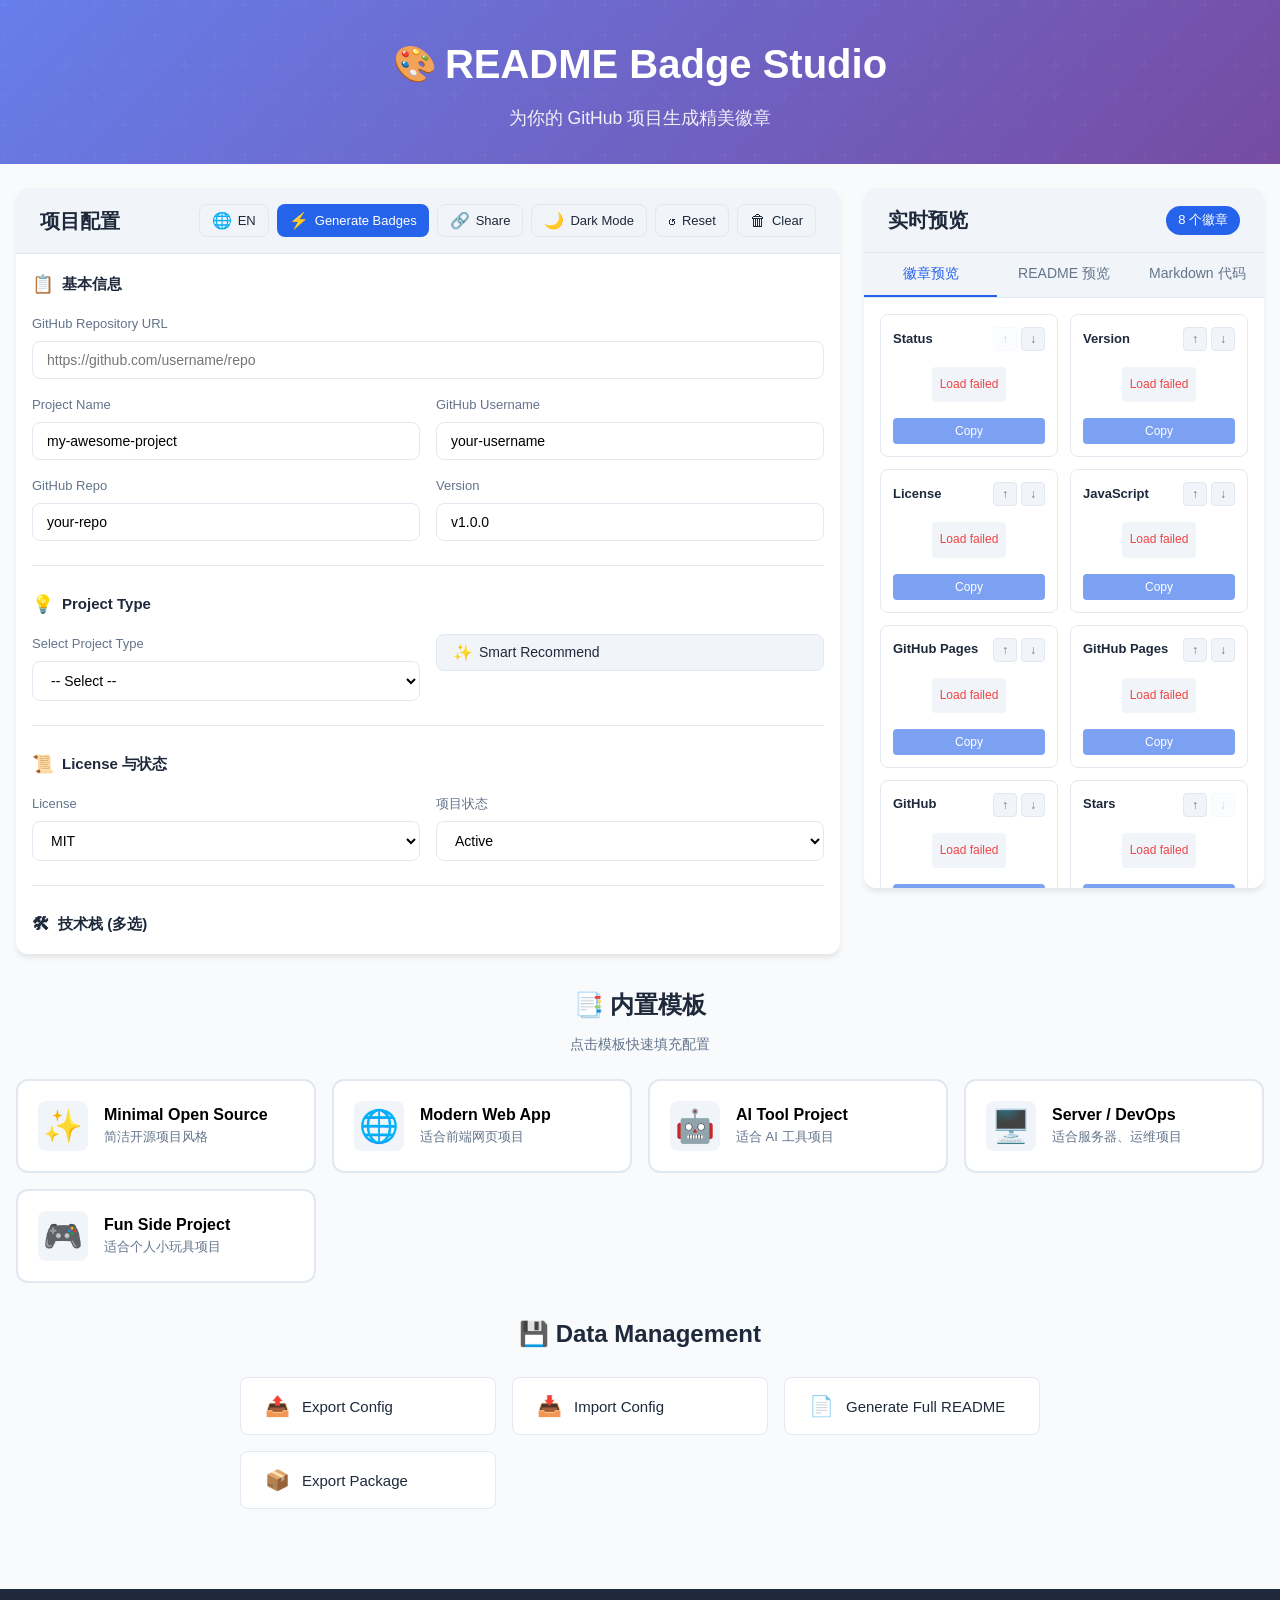
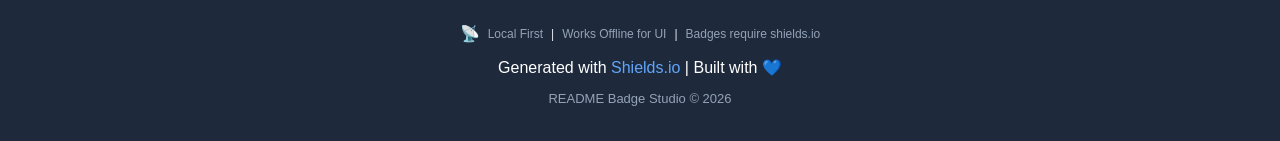
<file: index.html>
<!DOCTYPE html>
<html lang="zh-CN">
<head>
    <meta charset="UTF-8">
    <meta name="viewport" content="width=device-width, initial-scale=1.0">
    <title>README Badge Studio - GitHub 徽章生成器</title>
    <meta name="description" content="为你的 GitHub 项目生成精美的 shields.io 徽章">
    <meta name="theme-color" content="#667eea">
    <link rel="manifest" href="manifest.webmanifest">
    <link rel="stylesheet" href="styles.css">
    <link rel="icon" href="data:image/svg+xml,<svg xmlns='http://www.w3.org/2000/svg' viewBox='0 0 100 100'><text y='.9em' font-size='90'>🎨</text></svg>">
</head>
<body>
    <header class="header">
        <div class="header-content">
            <h1 class="logo">
                <span class="logo-icon">🎨</span>
                README Badge Studio
            </h1>
            <p class="tagline">为你的 GitHub 项目生成精美徽章</p>
        </div>
    </header>

    <main class="main-container">
        <section class="config-panel">
            <div class="panel-header">
                <h2>项目配置</h2>
                <div class="panel-actions">
                    <button class="btn btn-secondary btn-sm" id="langToggleBtn" title="切换语言">
                        <span class="btn-icon">🌐</span> <span id="langLabel">EN</span>
                    </button>
                    <button class="btn btn-primary btn-sm" id="generateBadgeBtn" title="生成徽章">
                        <span class="btn-icon">⚡</span> <span data-i18n="generate">生成徽章</span>
                    </button>
                    <button class="btn btn-secondary btn-sm" id="shareBtn" title="生成分享链接">
                        <span class="btn-icon">🔗</span> <span data-i18n="share">分享</span>
                    </button>
                    <button class="btn btn-secondary btn-sm" id="darkModeBtn" title="切换深色模式">
                        <span class="btn-icon">🌙</span> <span data-i18n="darkMode">深色模式</span>
                    </button>
                    <button class="btn btn-secondary btn-sm" id="resetBtn" title="恢复默认">
                        <span class="btn-icon">↺</span> <span data-i18n="reset">重置</span>
                    </button>
                    <button class="btn btn-secondary btn-sm" id="clearBtn" title="清空配置">
                        <span class="btn-icon">🗑</span> <span data-i18n="clear">清空</span>
                    </button>
                </div>
            </div>

            <div class="config-sections">
                <div class="config-section">
                    <h3 class="section-title">
                        <span class="section-icon">📋</span>
                        基本信息
                    </h3>
                    <div class="form-grid">
                        <div class="form-group full-width">
                            <label for="githubRepoUrl" data-i18n="githubRepoUrl">GitHub 仓库地址</label>
                            <input type="text" id="githubRepoUrl" placeholder="https://github.com/username/repo">
                        </div>
                        <div class="form-group">
                            <label for="projectName" data-i18n="projectName">项目名称</label>
                            <input type="text" id="projectName" placeholder="my-awesome-project">
                        </div>
                        <div class="form-group">
                            <label for="githubUsername" data-i18n="githubUsername">GitHub 用户名</label>
                            <input type="text" id="githubUsername" placeholder="username">
                        </div>
                        <div class="form-group">
                            <label for="githubRepo" data-i18n="githubRepo">GitHub 仓库名</label>
                            <input type="text" id="githubRepo" placeholder="repo-name">
                        </div>
                        <div class="form-group">
                            <label for="version" data-i18n="version">版本号</label>
                            <input type="text" id="version" placeholder="v1.0.0">
                        </div>
                    </div>
                </div>

                <div class="config-section">
                    <h3 class="section-title">
                        <span class="section-icon">💡</span>
                        <span data-i18n="projectType">项目类型</span>
                    </h3>
                    <div class="form-grid">
                        <div class="form-group">
                            <label for="projectType" data-i18n="selectProjectType">选择项目类型</label>
                            <select id="projectType">
                                <option value="" data-i18n="selectOption">-- 选择 --</option>
                                <option value="frontend" data-i18n="type.frontend">Frontend Website</option>
                                <option value="ai" data-i18n="type.ai">AI Tool</option>
                                <option value="cli" data-i18n="type.cli">CLI Tool</option>
                                <option value="server" data-i18n="type.server">Server Tool</option>
                                <option value="extension" data-i18n="type.extension">Browser Extension</option>
                                <option value="docs" data-i18n="type.docs">Documentation</option>
                                <option value="library" data-i18n="type.library">Library / Package</option>
                                <option value="fun" data-i18n="type.fun">Fun Project</option>
                            </select>
                        </div>
                        <div class="form-group">
                            <button class="btn btn-secondary" id="smartRecommendBtn">
                                <span class="btn-icon">✨</span> <span data-i18n="smartRecommend">智能推荐徽章</span>
                            </button>
                        </div>
                    </div>
                </div>

                <div class="config-section">
                    <h3 class="section-title">
                        <span class="section-icon">📜</span>
                        License 与状态
                    </h3>
                    <div class="form-grid">
                        <div class="form-group">
                            <label for="license">License</label>
                            <select id="license">
                                <option value="">选择 License</option>
                                <option value="MIT">MIT</option>
                                <option value="Apache-2.0">Apache-2.0</option>
                                <option value="GPL-3.0">GPL-3.0</option>
                                <option value="BSD-3-Clause">BSD-3-Clause</option>
                                <option value="MPL-2.0">MPL-2.0</option>
                                <option value="Custom">Custom</option>
                            </select>
                        </div>
                        <div class="form-group">
                            <label for="projectStatus">项目状态</label>
                            <select id="projectStatus">
                                <option value="">选择状态</option>
                                <option value="active">Active</option>
                                <option value="beta">Beta</option>
                                <option value="experimental">Experimental</option>
                                <option value="deprecated">Deprecated</option>
                                <option value="archived">Archived</option>
                            </select>
                        </div>
                    </div>
                </div>

                <div class="config-section">
                    <h3 class="section-title">
                        <span class="section-icon">🛠</span>
                        技术栈 (多选)
                    </h3>
                    <div class="batch-actions">
                        <button class="batch-btn" id="selectAllTech" title="全选技术栈">全选</button>
                        <button class="batch-btn" id="clearAllTech" title="清空技术栈">清空</button>
                    </div>
                    <div class="checkbox-grid" id="techStackContainer">
                        <label class="checkbox-item">
                            <input type="checkbox" name="techStack" value="HTML">
                            <span class="checkbox-label">HTML</span>
                        </label>
                        <label class="checkbox-item">
                            <input type="checkbox" name="techStack" value="CSS">
                            <span class="checkbox-label">CSS</span>
                        </label>
                        <label class="checkbox-item">
                            <input type="checkbox" name="techStack" value="JavaScript">
                            <span class="checkbox-label">JavaScript</span>
                        </label>
                        <label class="checkbox-item">
                            <input type="checkbox" name="techStack" value="TypeScript">
                            <span class="checkbox-label">TypeScript</span>
                        </label>
                        <label class="checkbox-item">
                            <input type="checkbox" name="techStack" value="React">
                            <span class="checkbox-label">React</span>
                        </label>
                        <label class="checkbox-item">
                            <input type="checkbox" name="techStack" value="Vue">
                            <span class="checkbox-label">Vue</span>
                        </label>
                        <label class="checkbox-item">
                            <input type="checkbox" name="techStack" value="Node.js">
                            <span class="checkbox-label">Node.js</span>
                        </label>
                        <label class="checkbox-item">
                            <input type="checkbox" name="techStack" value="Python">
                            <span class="checkbox-label">Python</span>
                        </label>
                        <label class="checkbox-item">
                            <input type="checkbox" name="techStack" value="Go">
                            <span class="checkbox-label">Go</span>
                        </label>
                        <label class="checkbox-item">
                            <input type="checkbox" name="techStack" value="Rust">
                            <span class="checkbox-label">Rust</span>
                        </label>
                        <label class="checkbox-item">
                            <input type="checkbox" name="techStack" value="Docker">
                            <span class="checkbox-label">Docker</span>
                        </label>
                        <label class="checkbox-item">
                            <input type="checkbox" name="techStack" value="Cloudflare">
                            <span class="checkbox-label">Cloudflare</span>
                        </label>
                        <label class="checkbox-item">
                            <input type="checkbox" name="techStack" value="GitHub Pages">
                            <span class="checkbox-label">GitHub Pages</span>
                        </label>
                    </div>
                </div>

                <div class="config-section">
                    <h3 class="section-title">
                        <span class="section-icon">🚀</span>
                        部署平台 (多选)
                    </h3>
                    <div class="batch-actions">
                        <button class="batch-btn" id="selectAllDeploy" title="全选部署平台">全选</button>
                        <button class="batch-btn" id="clearAllDeploy" title="清空部署平台">清空</button>
                    </div>
                    <div class="checkbox-grid" id="deployPlatformContainer">
                        <label class="checkbox-item">
                            <input type="checkbox" name="deployPlatform" value="GitHub Pages">
                            <span class="checkbox-label">GitHub Pages</span>
                        </label>
                        <label class="checkbox-item">
                            <input type="checkbox" name="deployPlatform" value="Cloudflare Pages">
                            <span class="checkbox-label">Cloudflare Pages</span>
                        </label>
                        <label class="checkbox-item">
                            <input type="checkbox" name="deployPlatform" value="Vercel">
                            <span class="checkbox-label">Vercel</span>
                        </label>
                        <label class="checkbox-item">
                            <input type="checkbox" name="deployPlatform" value="Netlify">
                            <span class="checkbox-label">Netlify</span>
                        </label>
                        <label class="checkbox-item">
                            <input type="checkbox" name="deployPlatform" value="Docker">
                            <span class="checkbox-label">Docker</span>
                        </label>
                        <label class="checkbox-item">
                            <input type="checkbox" name="deployPlatform" value="Self Hosted">
                            <span class="checkbox-label">Self Hosted</span>
                        </label>
                    </div>
                </div>

                <div class="config-section">
                    <h3 class="section-title">
                        <span class="section-icon">🔗</span>
                        社交链接 (多选)
                    </h3>
                    <div class="batch-actions">
                        <button class="batch-btn" id="selectAllSocial" title="全选社交链接">全选</button>
                        <button class="batch-btn" id="clearAllSocial" title="清空社交链接">清空</button>
                        <button class="batch-btn batch-btn-highlight" id="recommendedBtn" title="推荐组合">推荐组合</button>
                    </div>
                    <div class="checkbox-grid" id="socialLinksContainer">
                        <label class="checkbox-item">
                            <input type="checkbox" name="socialLinks" value="GitHub Repo">
                            <span class="checkbox-label">GitHub 仓库</span>
                        </label>
                        <label class="checkbox-item">
                            <input type="checkbox" name="socialLinks" value="GitHub Stars">
                            <span class="checkbox-label">GitHub Stars</span>
                        </label>
                        <label class="checkbox-item">
                            <input type="checkbox" name="socialLinks" value="GitHub Forks">
                            <span class="checkbox-label">GitHub Forks</span>
                        </label>
                        <label class="checkbox-item">
                            <input type="checkbox" name="socialLinks" value="Website">
                            <span class="checkbox-label">Website</span>
                        </label>
                        <label class="checkbox-item">
                            <input type="checkbox" name="socialLinks" value="Documentation">
                            <span class="checkbox-label">Documentation</span>
                        </label>
                        <label class="checkbox-item">
                            <input type="checkbox" name="socialLinks" value="Issues">
                            <span class="checkbox-label">Issues</span>
                        </label>
                        <label class="checkbox-item">
                            <input type="checkbox" name="socialLinks" value="Pull Requests">
                            <span class="checkbox-label">Pull Requests</span>
                        </label>
                    </div>
                </div>

                <div class="config-section">
                    <h3 class="section-title">
                        <span class="section-icon">✨</span>
                        自定义徽章
                    </h3>
                    <div class="custom-badges-header">
                        <button class="btn btn-secondary btn-sm" id="addCustomBadgeBtn">
                            <span class="btn-icon">➕</span> 添加自定义徽章
                        </button>
                    </div>
                    <div class="custom-badges-list" id="customBadgesList"></div>
                </div>

                <div class="config-section">
                    <h3 class="section-title">
                        <span class="section-icon">🎨</span>
                        徽章样式
                    </h3>
                    <div class="form-grid">
                        <div class="form-group">
                            <label for="badgeStyle">徽章风格</label>
                            <select id="badgeStyle">
                                <option value="flat">Flat</option>
                                <option value="flat-square">Flat Square</option>
                                <option value="plastic">Plastic</option>
                                <option value="for-the-badge">For The Badge</option>
                                <option value="social">Social</option>
                            </select>
                        </div>
                        <div class="form-group">
                            <label for="logoEnabled">
                                <input type="checkbox" id="logoEnabled" checked>
                                显示 Logo 图标
                            </label>
                        </div>
                    </div>
                </div>

                <div class="config-section">
                    <h3 class="section-title">
                        <span class="section-icon">🌈</span>
                        颜色方案
                    </h3>
                    <div class="color-schemes">
                        <label class="color-scheme-item">
                            <input type="radio" name="colorScheme" value="auto" checked>
                            <span class="color-scheme-preview" style="background: linear-gradient(90deg, #4c1, #007ec6, #9cf);"></span>
                            <span class="color-scheme-label">Auto</span>
                        </label>
                        <label class="color-scheme-item">
                            <input type="radio" name="colorScheme" value="github-dark">
                            <span class="color-scheme-preview" style="background: #238636;"></span>
                            <span class="color-scheme-label">GitHub Dark</span>
                        </label>
                        <label class="color-scheme-item">
                            <input type="radio" name="colorScheme" value="pastel">
                            <span class="color-scheme-preview" style="background: #a8d8ff;"></span>
                            <span class="color-scheme-label">Soft Pastel</span>
                        </label>
                        <label class="color-scheme-item">
                            <input type="radio" name="colorScheme" value="cyber">
                            <span class="color-scheme-preview" style="background: #00ff9d;"></span>
                            <span class="color-scheme-label">Cyber</span>
                        </label>
                        <label class="color-scheme-item">
                            <input type="radio" name="colorScheme" value="minimal">
                            <span class="color-scheme-preview" style="background: #6c757d;"></span>
                            <span class="color-scheme-label">Minimal</span>
                        </label>
                        <label class="color-scheme-item">
                            <input type="radio" name="colorScheme" value="warm">
                            <span class="color-scheme-preview" style="background: #ff6b35;"></span>
                            <span class="color-scheme-label">Warm</span>
                        </label>
                    </div>
                </div>

                <div class="config-section">
                    <h3 class="section-title">
                        <span class="section-icon">📝</span>
                        <span data-i18n="outputFormat">输出格式</span>
                    </h3>
                    <div class="output-format-options">
                        <label class="radio-item">
                            <input type="radio" name="outputFormat" value="markdown" checked>
                            <span class="radio-label" data-i18n="outputMarkdown">Markdown 图片</span>
                        </label>
                        <label class="radio-item">
                            <input type="radio" name="outputFormat" value="markdown-link">
                            <span class="radio-label" data-i18n="outputMarkdownLink">Markdown 图片带链接</span>
                        </label>
                        <label class="radio-item">
                            <input type="radio" name="outputFormat" value="html">
                            <span class="radio-label" data-i18n="outputHtml">HTML img 标签</span>
                        </label>
                    </div>
                </div>

                <div class="config-section">
                    <h3 class="section-title">
                        <span class="section-icon">📄</span>
                        <span data-i18n="fullReadme">完整 README 设置</span>
                    </h3>
                    <div class="full-readme-fields">
                        <div class="form-group">
                            <label for="projectDescription" data-i18n="projectDescription">项目简介</label>
                            <textarea id="projectDescription" rows="2" placeholder="一句话介绍你的项目"></textarea>
                        </div>
                        <div class="form-group">
                            <label for="featuresList" data-i18n="featuresList">功能列表 (每行一个)</label>
                            <textarea id="featuresList" rows="3" placeholder="功能1&#10;功能2&#10;功能3"></textarea>
                        </div>
                        <div class="form-grid">
                            <div class="form-group">
                                <label for="installCommand" data-i18n="installCommand">安装命令</label>
                                <input type="text" id="installCommand" placeholder="npm install xxx">
                            </div>
                            <div class="form-group">
                                <label for="usageCommand" data-i18n="usageCommand">使用命令</label>
                                <input type="text" id="usageCommand" placeholder="npm run dev">
                            </div>
                        </div>
                        <div class="form-grid">
                            <div class="form-group">
                                <label for="demoUrl" data-i18n="demoUrl">在线演示地址</label>
                                <input type="text" id="demoUrl" placeholder="https://example.com">
                            </div>
                            <div class="form-group">
                                <label for="screenshotUrl" data-i18n="screenshotUrl">截图地址</label>
                                <input type="text" id="screenshotUrl" placeholder="https://example.com/screenshot.png">
                            </div>
                        </div>
                        <div class="form-grid">
                            <div class="form-group">
                                <label data-i18n="showContributing">
                                    <input type="checkbox" id="showContributing" checked> 显示贡献说明
                                </label>
                            </div>
                            <div class="form-group">
                                <label data-i18n="showAcknowledgments">
                                    <input type="checkbox" id="showAcknowledgments"> 显示致谢
                                </label>
                            </div>
                        </div>
                    </div>
                </div>

                <div class="config-section">
                    <h3 class="section-title">
                        <span class="section-icon">📸</span>
                        <span data-i18n="snapshots">配置快照</span>
                    </h3>
                    <div class="snapshots-header">
                        <button class="btn btn-secondary btn-sm" id="saveSnapshotBtn">
                            <span class="btn-icon">💾</span> <span data-i18n="saveSnapshot">保存快照</span>
                        </button>
                    </div>
                    <div class="snapshots-list" id="snapshotsList"></div>
                </div>

                <div class="config-section">
                    <h3 class="section-title">
                        <span class="section-icon">🔍</span>
                        <span data-i18n="healthCheck">配置健康检查</span>
                    </h3>
                    <div class="health-check" id="healthCheck"></div>
                </div>

                <div class="config-section">
                    <h3 class="section-title">
                        <span class="section-icon">🚀</span>
                        <span data-i18n="publishChecklist">发布前检查</span>
                    </h3>
                    <div class="publish-checklist" id="publishChecklist"></div>
                </div>

                <div class="config-section pwa-info">
                    <h3 class="section-title">
                        <span class="section-icon">📱</span>
                        <span data-i18n="pwaStatus">PWA 状态</span>
                    </h3>
                    <div class="pwa-status">
                        <span class="pwa-indicator" id="pwaStatus">Checking...</span>
                    </div>
                </div>
            </div>
        </section>

        <aside class="preview-panel">
            <div class="preview-header">
                <h2>实时预览</h2>
                <div class="badge-stats">
                    <span id="badgeCount">0</span> 个徽章
                </div>
            </div>

            <div class="preview-tabs">
                <button class="tab-btn active" data-tab="badges">徽章预览</button>
                <button class="tab-btn" data-tab="readme">README 预览</button>
                <button class="tab-btn" data-tab="code">Markdown 代码</button>
            </div>

            <div class="preview-content">
                <div class="tab-content active" id="badges-tab">
                    <div class="badges-preview" id="badgesPreview">
                        <div class="preview-placeholder">请选择技术栈、部署平台或填写项目信息后生成徽章</div>
                    </div>
                </div>

                <div class="tab-content" id="readme-tab">
                    <div class="readme-preview" id="readmePreview">
                        <div class="preview-placeholder">请先配置并生成徽章</div>
                    </div>
                </div>

                <div class="tab-content" id="code-tab">
                    <div class="code-preview">
                        <div class="markdown-tabs">
                            <button class="md-tab-btn active" data-md-tab="badges">Badges</button>
                            <button class="md-tab-btn" data-md-tab="header">Full Header</button>
                            <button class="md-tab-btn" data-md-tab="urls">Raw URLs</button>
                            <button class="md-tab-btn" data-md-tab="html">HTML</button>
                        </div>
                        <div class="code-actions">
                            <button class="btn btn-primary btn-sm" id="copyMdBtn">
                                <span class="btn-icon">📋</span> 复制
                            </button>
                            <button class="btn btn-secondary btn-sm" id="downloadReadmeBtn">
                                <span class="btn-icon">⬇️</span> 下载
                            </button>
                        </div>
                        <pre class="code-block" id="markdownOutput"><code>请先配置并生成徽章</code></pre>
                    </div>
                </div>
            </div>
        </aside>
    </main>

    <section class="templates-section">
        <div class="templates-header">
            <h2>📑 内置模板</h2>
            <p class="templates-desc">点击模板快速填充配置</p>
        </div>
        <div class="templates-grid">
            <button class="template-card" data-template="minimal">
                <div class="template-icon">✨</div>
                <div class="template-info">
                    <h3>Minimal Open Source</h3>
                    <p>简洁开源项目风格</p>
                </div>
            </button>
            <button class="template-card" data-template="modern-web">
                <div class="template-icon">🌐</div>
                <div class="template-info">
                    <h3>Modern Web App</h3>
                    <p>适合前端网页项目</p>
                </div>
            </button>
            <button class="template-card" data-template="ai-tool">
                <div class="template-icon">🤖</div>
                <div class="template-info">
                    <h3>AI Tool Project</h3>
                    <p>适合 AI 工具项目</p>
                </div>
            </button>
            <button class="template-card" data-template="server">
                <div class="template-icon">🖥️</div>
                <div class="template-info">
                    <h3>Server / DevOps</h3>
                    <p>适合服务器、运维项目</p>
                </div>
            </button>
            <button class="template-card" data-template="fun">
                <div class="template-icon">🎮</div>
                <div class="template-info">
                    <h3>Fun Side Project</h3>
                    <p>适合个人小玩具项目</p>
                </div>
            </button>
        </div>
    </section>

    <section class="actions-section">
        <h2 data-i18n="dataManagement">💾 数据管理</h2>
        <div class="actions-grid">
            <button class="action-card" id="exportConfigBtn" title="导出当前配置为 JSON">
                <span class="action-icon">📤</span>
                <span class="action-text" data-i18n="exportConfig">导出配置</span>
            </button>
            <button class="action-card" id="importConfigBtn" title="从 JSON 文件导入配置">
                <span class="action-icon">📥</span>
                <span class="action-text" data-i18n="importConfig">导入配置</span>
            </button>
            <input type="file" id="importFileInput" accept=".json" style="display: none;">
            <button class="action-card" id="generateReadmeBtn" title="生成完整的 README 模板">
                <span class="action-icon">📄</span>
                <span class="action-text" data-i18n="generateFullReadme">生成完整 README</span>
            </button>
            <button class="action-card" id="exportPackageBtn" title="导出完整项目包">
                <span class="action-icon">📦</span>
                <span class="action-text" data-i18n="exportPackage">导出项目包</span>
            </button>
        </div>
    </section>

    <footer class="footer">
        <div class="footer-offline-status" id="offlineStatus">
            <span class="offline-badge">📡</span>
            <span data-i18n="localFirst">Local First</span>
            <span class="offline-divider">|</span>
            <span data-i18n="worksOffline">Works Offline for UI</span>
            <span class="offline-divider">|</span>
            <span data-i18n="badgesNeedOnline">Badges require shields.io</span>
        </div>
        <p>Generated with <a href="https://shields.io" target="_blank" rel="noopener">Shields.io</a> | Built with 💙</p>
        <p class="copyright">README Badge Studio &copy; 2026</p>
    </footer>

    <div class="toast" id="toast">
        <span class="toast-message" id="toastMessage"></span>
    </div>

    <script src="app.js"></script>
</body>
</html>
</file>
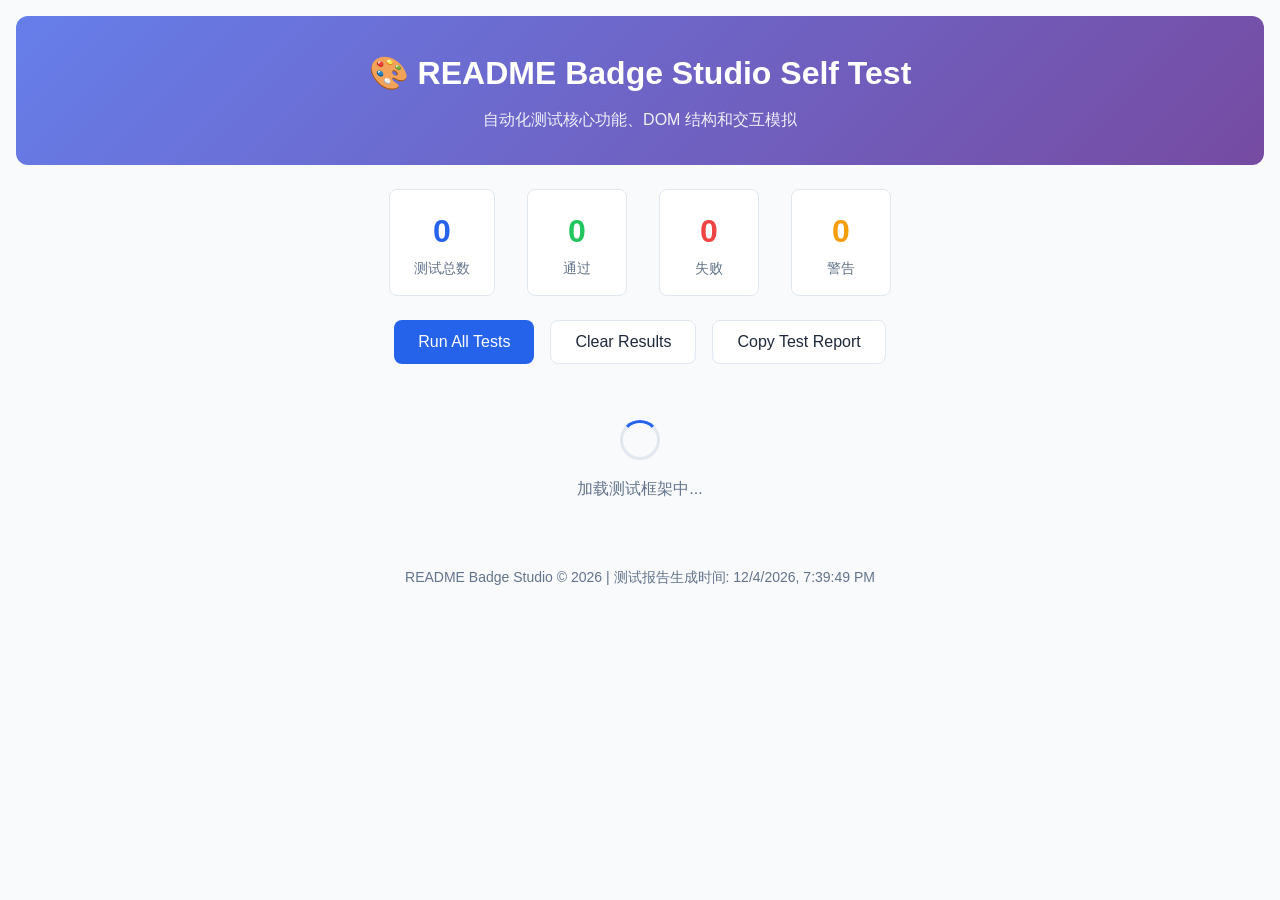
<file: self-test.html>
<!DOCTYPE html>
<html lang="zh-CN">
<head>
    <meta charset="UTF-8">
    <meta name="viewport" content="width=device-width, initial-scale=1.0">
    <title>README Badge Studio - Self Test</title>
    <style>
        :root {
            --primary-color: #2563eb;
            --success-color: #22c55e;
            --warning-color: #f59e0b;
            --danger-color: #ef4444;
            --bg-primary: #f8fafc;
            --bg-card: #ffffff;
            --text-primary: #1e293b;
            --text-secondary: #64748b;
            --border-color: #e2e8f0;
        }

        body.dark-mode {
            --bg-primary: #0f172a;
            --bg-card: #1e293b;
            --text-primary: #f1f5f9;
            --text-secondary: #94a3b8;
            --border-color: #334155;
        }

        * { margin: 0; padding: 0; box-sizing: border-box; }

        body {
            font-family: -apple-system, BlinkMacSystemFont, 'Segoe UI', Roboto, sans-serif;
            background: var(--bg-primary);
            color: var(--text-primary);
            line-height: 1.6;
            padding: 1rem;
        }

        .header {
            text-align: center;
            padding: 2rem 1rem;
            background: linear-gradient(135deg, #667eea 0%, #764ba2 100%);
            color: white;
            border-radius: 12px;
            margin-bottom: 1.5rem;
        }

        .header h1 { font-size: 2rem; margin-bottom: 0.5rem; }
        .header p { opacity: 0.9; }

        .stats {
            display: flex;
            justify-content: center;
            gap: 2rem;
            margin: 1.5rem 0;
            flex-wrap: wrap;
        }

        .stat-card {
            background: var(--bg-card);
            border: 1px solid var(--border-color);
            border-radius: 8px;
            padding: 1rem 1.5rem;
            text-align: center;
            min-width: 100px;
        }

        .stat-number {
            font-size: 2rem;
            font-weight: bold;
        }

        .stat-label {
            font-size: 0.875rem;
            color: var(--text-secondary);
        }

        .stat-card.total .stat-number { color: var(--primary-color); }
        .stat-card.pass .stat-number { color: var(--success-color); }
        .stat-card.fail .stat-number { color: var(--danger-color); }
        .stat-card.warn .stat-number { color: var(--warning-color); }

        .actions {
            display: flex;
            justify-content: center;
            gap: 1rem;
            margin-bottom: 1.5rem;
            flex-wrap: wrap;
        }

        .btn {
            padding: 0.75rem 1.5rem;
            border: none;
            border-radius: 8px;
            font-size: 1rem;
            font-weight: 500;
            cursor: pointer;
            transition: all 0.2s;
        }

        .btn-primary {
            background: var(--primary-color);
            color: white;
        }

        .btn-primary:hover { background: #1d4ed8; }

        .btn-secondary {
            background: var(--bg-card);
            border: 1px solid var(--border-color);
            color: var(--text-primary);
        }

        .btn-secondary:hover { background: var(--border-color); }

        .tests-container {
            max-width: 900px;
            margin: 0 auto;
        }

        .test-section {
            background: var(--bg-card);
            border: 1px solid var(--border-color);
            border-radius: 8px;
            margin-bottom: 1rem;
            overflow: hidden;
        }

        .test-section-header {
            padding: 0.75rem 1rem;
            background: var(--bg-primary);
            border-bottom: 1px solid var(--border-color);
            font-weight: 600;
            display: flex;
            justify-content: space-between;
            align-items: center;
        }

        .test-section-header .status {
            font-size: 0.875rem;
        }

        .test-item {
            padding: 0.75rem 1rem;
            border-bottom: 1px solid var(--border-color);
            display: flex;
            align-items: flex-start;
            gap: 0.75rem;
        }

        .test-item:last-child { border-bottom: none; }

        .test-status {
            font-weight: bold;
            font-size: 0.875rem;
            min-width: 60px;
            padding: 0.25rem 0.5rem;
            border-radius: 4px;
            text-align: center;
        }

        .test-status.pass { background: rgba(34, 197, 94, 0.1); color: var(--success-color); }
        .test-status.fail { background: rgba(239, 68, 68, 0.1); color: var(--danger-color); }
        .test-status.warn { background: rgba(245, 158, 11, 0.1); color: var(--warning-color); }

        .test-content { flex: 1; }

        .test-name { font-weight: 500; margin-bottom: 0.25rem; }

        .test-message { font-size: 0.875rem; color: var(--text-secondary); }

        .test-error { color: var(--danger-color); font-size: 0.875rem; margin-top: 0.25rem; }

        .footer {
            text-align: center;
            padding: 2rem;
            color: var(--text-secondary);
            font-size: 0.875rem;
        }

        .loading {
            text-align: center;
            padding: 2rem;
            color: var(--text-secondary);
        }

        .spinner {
            border: 3px solid var(--border-color);
            border-top-color: var(--primary-color);
            border-radius: 50%;
            width: 40px;
            height: 40px;
            animation: spin 1s linear infinite;
            margin: 0 auto 1rem;
        }

        @keyframes spin { to { transform: rotate(360deg); } }

        @media (max-width: 600px) {
            .stats { gap: 1rem; }
            .stat-card { min-width: 80px; padding: 0.75rem; }
            .actions { flex-direction: column; }
            .btn { width: 100%; }
        }
    </style>
</head>
<body>
    <div class="header">
        <h1>🎨 README Badge Studio Self Test</h1>
        <p>自动化测试核心功能、DOM 结构和交互模拟</p>
    </div>

    <div class="stats">
        <div class="stat-card total">
            <div class="stat-number" id="totalCount">0</div>
            <div class="stat-label">测试总数</div>
        </div>
        <div class="stat-card pass">
            <div class="stat-number" id="passCount">0</div>
            <div class="stat-label">通过</div>
        </div>
        <div class="stat-card fail">
            <div class="stat-number" id="failCount">0</div>
            <div class="stat-label">失败</div>
        </div>
        <div class="stat-card warn">
            <div class="stat-number" id="warnCount">0</div>
            <div class="stat-label">警告</div>
        </div>
    </div>

    <div class="actions">
        <button class="btn btn-primary" id="runAllBtn">Run All Tests</button>
        <button class="btn btn-secondary" id="clearBtn">Clear Results</button>
        <button class="btn btn-secondary" id="copyBtn">Copy Test Report</button>
    </div>

    <div id="testsContainer" class="tests-container">
        <div class="loading">
            <div class="spinner"></div>
            <p>加载测试框架中...</p>
        </div>
    </div>

    <div class="footer">
        <p>README Badge Studio &copy; 2026 | 测试报告生成时间: <span id="testTime"></span></p>
    </div>

    <script src="app.js"></script>
    <script src="self-test.js"></script>
</body>
</html>
</file>
<file: styles.css>
:root {
    --primary-color: #2563eb;
    --primary-hover: #1d4ed8;
    --secondary-color: #64748b;
    --success-color: #22c55e;
    --danger-color: #ef4444;
    --warning-color: #f59e0b;
    --bg-primary: #f8fafc;
    --bg-secondary: #f1f5f9;
    --bg-card: #ffffff;
    --text-primary: #1e293b;
    --text-secondary: #64748b;
    --text-muted: #94a3b8;
    --border-color: #e2e8f0;
    --shadow-sm: 0 1px 2px 0 rgb(0 0 0 / 0.05);
    --shadow-md: 0 4px 6px -1px rgb(0 0 0 / 0.1);
    --shadow-lg: 0 10px 15px -3px rgb(0 0 0 / 0.1);
    --radius-sm: 4px;
    --radius-md: 8px;
    --radius-lg: 12px;
    --transition: all 0.2s ease;
}

* {
    margin: 0;
    padding: 0;
    box-sizing: border-box;
}

body {
    font-family: -apple-system, BlinkMacSystemFont, 'Segoe UI', Roboto, 'Helvetica Neue', Arial, sans-serif;
    background: var(--bg-primary);
    color: var(--text-primary);
    line-height: 1.6;
    min-height: 100vh;
}

.header {
    background: linear-gradient(135deg, #667eea 0%, #764ba2 100%);
    color: white;
    padding: 2rem 1rem;
    text-align: center;
    position: relative;
    overflow: hidden;
}

.header::before {
    content: '';
    position: absolute;
    top: 0;
    left: 0;
    right: 0;
    bottom: 0;
    background: url("data:image/svg+xml,%3Csvg width='60' height='60' viewBox='0 0 60 60' xmlns='http://www.w3.org/2000/svg'%3E%3Cg fill='none' fill-rule='evenodd'%3E%3Cg fill='%23ffffff' fill-opacity='0.05'%3E%3Cpath d='M36 34v-4h-2v4h-4v2h4v4h2v-4h4v-2h-4zm0-30V0h-2v4h-4v2h4v4h2V6h4V4h-4zM6 34v-4H4v4H0v2h4v4h2v-4h4v-2H6zM6 4V0H4v4H0v2h4v4h2V6h4V4H6z'/%3E%3C/g%3E%3C/g%3E%3C/svg%3E");
    opacity: 0.5;
}

.header-content {
    position: relative;
    z-index: 1;
}

.logo {
    font-size: 2.5rem;
    font-weight: 700;
    margin-bottom: 0.5rem;
    display: flex;
    align-items: center;
    justify-content: center;
    gap: 0.5rem;
}

.logo-icon {
    font-size: 2.2rem;
    animation: float 3s ease-in-out infinite;
}

@keyframes float {
    0%, 100% { transform: translateY(0); }
    50% { transform: translateY(-5px); }
}

.tagline {
    font-size: 1.1rem;
    opacity: 0.9;
}

.main-container {
    display: grid;
    grid-template-columns: 1fr 400px;
    gap: 1.5rem;
    max-width: 1600px;
    margin: 1.5rem auto;
    padding: 0 1rem;
}

.config-panel, .preview-panel {
    background: var(--bg-card);
    border-radius: var(--radius-lg);
    box-shadow: var(--shadow-md);
    overflow: hidden;
}

.panel-header, .preview-header {
    padding: 1rem 1.5rem;
    border-bottom: 1px solid var(--border-color);
    display: flex;
    justify-content: space-between;
    align-items: center;
    background: var(--bg-secondary);
}

.panel-header h2, .preview-header h2 {
    font-size: 1.25rem;
    font-weight: 600;
    color: var(--text-primary);
}

.panel-actions {
    display: flex;
    gap: 0.5rem;
}

.btn {
    display: inline-flex;
    align-items: center;
    gap: 0.375rem;
    padding: 0.5rem 1rem;
    border: none;
    border-radius: var(--radius-md);
    font-size: 0.875rem;
    font-weight: 500;
    cursor: pointer;
    transition: var(--transition);
}

.btn-sm {
    padding: 0.375rem 0.75rem;
    font-size: 0.8125rem;
}

.btn-primary {
    background: var(--primary-color);
    color: white;
}

.btn-primary:hover {
    background: var(--primary-hover);
    transform: translateY(-1px);
    box-shadow: var(--shadow-md);
}

.btn-secondary {
    background: var(--bg-secondary);
    color: var(--text-primary);
    border: 1px solid var(--border-color);
}

.btn-secondary:hover {
    background: var(--border-color);
}

.btn-icon {
    font-size: 1rem;
}

.config-sections {
    padding: 1rem;
    max-height: calc(100vh - 200px);
    overflow-y: auto;
}

.config-section {
    margin-bottom: 1.5rem;
    padding-bottom: 1.5rem;
    border-bottom: 1px solid var(--border-color);
}

.config-section:last-child {
    border-bottom: none;
    margin-bottom: 0;
    padding-bottom: 0;
}

.section-title {
    font-size: 0.9375rem;
    font-weight: 600;
    color: var(--text-primary);
    margin-bottom: 1rem;
    display: flex;
    align-items: center;
    gap: 0.5rem;
}

.section-icon {
    font-size: 1.1rem;
}

.form-grid {
    display: grid;
    grid-template-columns: repeat(2, 1fr);
    gap: 1rem;
}

.form-group {
    display: flex;
    flex-direction: column;
    gap: 0.375rem;
}

.form-group label {
    font-size: 0.8125rem;
    font-weight: 500;
    color: var(--text-secondary);
}

.form-group input[type="text"],
.form-group select {
    padding: 0.625rem 0.875rem;
    border: 1px solid var(--border-color);
    border-radius: var(--radius-md);
    font-size: 0.875rem;
    transition: var(--transition);
    background: var(--bg-card);
}

.form-group input[type="text"]:focus,
.form-group select:focus {
    outline: none;
    border-color: var(--primary-color);
    box-shadow: 0 0 0 3px rgba(37, 99, 235, 0.1);
}

.checkbox-grid {
    display: grid;
    grid-template-columns: repeat(auto-fill, minmax(100px, 1fr));
    gap: 0.5rem;
}

.checkbox-item {
    display: flex;
    align-items: center;
    gap: 0.375rem;
    padding: 0.5rem;
    border-radius: var(--radius-md);
    cursor: pointer;
    transition: var(--transition);
    border: 1px solid transparent;
}

.checkbox-item:hover {
    background: var(--bg-secondary);
}

.checkbox-item input[type="checkbox"] {
    width: 1rem;
    height: 1rem;
    accent-color: var(--primary-color);
    cursor: pointer;
}

.checkbox-label {
    font-size: 0.8125rem;
    color: var(--text-primary);
}

.color-schemes {
    display: grid;
    grid-template-columns: repeat(3, 1fr);
    gap: 0.75rem;
}

.color-scheme-item {
    display: flex;
    flex-direction: column;
    align-items: center;
    gap: 0.375rem;
    padding: 0.75rem;
    border-radius: var(--radius-md);
    cursor: pointer;
    transition: var(--transition);
    border: 2px solid transparent;
}

.color-scheme-item:hover {
    background: var(--bg-secondary);
}

.color-scheme-item input[type="radio"] {
    display: none;
}

.color-scheme-item:has(input:checked) {
    border-color: var(--primary-color);
    background: rgba(37, 99, 235, 0.05);
}

.color-scheme-preview {
    width: 100%;
    height: 24px;
    border-radius: var(--radius-sm);
}

.color-scheme-label {
    font-size: 0.75rem;
    color: var(--text-secondary);
}

.output-format-options {
    display: flex;
    flex-direction: column;
    gap: 0.5rem;
}

.radio-item {
    display: flex;
    align-items: center;
    gap: 0.5rem;
    padding: 0.5rem;
    border-radius: var(--radius-md);
    cursor: pointer;
    transition: var(--transition);
}

.radio-item:hover {
    background: var(--bg-secondary);
}

.radio-item input[type="radio"] {
    accent-color: var(--primary-color);
    cursor: pointer;
}

.radio-label {
    font-size: 0.875rem;
    color: var(--text-primary);
}

.preview-panel {
    position: sticky;
    top: 1.5rem;
    height: fit-content;
    max-height: calc(100vh - 200px);
    display: flex;
    flex-direction: column;
}

.badge-stats {
    background: var(--primary-color);
    color: white;
    padding: 0.25rem 0.75rem;
    border-radius: 9999px;
    font-size: 0.8125rem;
    font-weight: 500;
}

.preview-tabs {
    display: flex;
    border-bottom: 1px solid var(--border-color);
    background: var(--bg-secondary);
}

.tab-btn {
    flex: 1;
    padding: 0.75rem;
    border: none;
    background: transparent;
    font-size: 0.875rem;
    font-weight: 500;
    color: var(--text-secondary);
    cursor: pointer;
    transition: var(--transition);
    border-bottom: 2px solid transparent;
}

.tab-btn:hover {
    color: var(--text-primary);
    background: rgba(0, 0, 0, 0.02);
}

.tab-btn.active {
    color: var(--primary-color);
    border-bottom-color: var(--primary-color);
}

.preview-content {
    flex: 1;
    overflow: hidden;
}

.tab-content {
    display: none;
    height: 100%;
    padding: 1rem;
    overflow-y: auto;
}

.tab-content.active {
    display: block;
}

.preview-placeholder {
    text-align: center;
    color: var(--text-muted);
    padding: 2rem;
    font-size: 0.875rem;
}

.badges-preview {
    display: flex;
    flex-wrap: wrap;
    gap: 0.5rem;
    align-items: flex-start;
}

.badge-item {
    display: flex;
    align-items: center;
    gap: 0.5rem;
    padding: 0.5rem;
    border-radius: var(--radius-md);
    transition: var(--transition);
    border: 1px solid transparent;
}

.badge-item:hover {
    background: var(--bg-secondary);
    border-color: var(--border-color);
}

.badge-item img {
    max-width: none;
    height: 20px;
}

.badge-name {
    font-size: 0.75rem;
    color: var(--text-secondary);
    min-width: 60px;
}

.badge-copy-btn {
    opacity: 0.6;
    padding: 0.25rem 0.5rem;
    font-size: 0.6875rem;
    background: var(--primary-color);
    color: white;
    border: none;
    border-radius: var(--radius-sm);
    cursor: pointer;
    transition: var(--transition);
    white-space: nowrap;
}

.badge-copy-btn:hover {
    opacity: 1;
    transform: scale(1.05);
}

.readme-preview {
    background: var(--bg-card);
    border: 1px solid var(--border-color);
    border-radius: var(--radius-md);
    padding: 1.5rem;
    font-size: 0.875rem;
}

.readme-header {
    margin-bottom: 1rem;
}

.readme-title {
    font-size: 1.75rem;
    font-weight: 600;
    margin-bottom: 0.5rem;
    color: var(--text-primary);
}

.readme-description {
    color: var(--text-secondary);
    font-size: 1rem;
    margin-bottom: 1rem;
}

.readme-badges {
    display: flex;
    flex-wrap: wrap;
    gap: 0.5rem;
    margin-bottom: 1.5rem;
    padding-bottom: 1rem;
    border-bottom: 1px solid var(--border-color);
}

.readme-badges img {
    height: 20px;
}

.readme-badge-img {
    height: 20px;
    vertical-align: middle;
}

.readme-badge-fallback {
    display: inline-block;
}

.readme-sections {
    display: flex;
    flex-direction: column;
    gap: 1rem;
}

.readme-section h3 {
    font-size: 1rem;
    font-weight: 600;
    color: var(--text-primary);
    margin-bottom: 0.5rem;
}

.readme-section ul {
    padding-left: 1.5rem;
    color: var(--text-secondary);
}

.readme-section ul li {
    margin-bottom: 0.25rem;
}

.readme-section pre {
    background: var(--bg-secondary);
    padding: 0.75rem;
    border-radius: var(--radius-sm);
    overflow-x: auto;
}

.readme-section code {
    font-family: 'Fira Code', 'Monaco', 'Consolas', monospace;
    font-size: 0.8125rem;
    color: var(--text-primary);
}

.code-preview {
    display: flex;
    flex-direction: column;
    gap: 1rem;
    height: 100%;
}

.code-actions {
    display: flex;
    gap: 0.5rem;
    flex-wrap: wrap;
}

.code-block {
    background: #1e293b;
    color: #e2e8f0;
    padding: 1rem;
    border-radius: var(--radius-md);
    font-family: 'Fira Code', 'Monaco', 'Consolas', monospace;
    font-size: 0.8125rem;
    overflow-x: auto;
    white-space: pre-wrap;
    word-break: break-all;
    flex: 1;
    max-height: 400px;
    overflow-y: auto;
}

.code-block code {
    font-family: inherit;
}

.templates-section {
    max-width: 1600px;
    margin: 2rem auto;
    padding: 0 1rem;
}

.templates-header {
    text-align: center;
    margin-bottom: 1.5rem;
}

.templates-header h2 {
    font-size: 1.5rem;
    margin-bottom: 0.5rem;
}

.templates-desc {
    color: var(--text-secondary);
    font-size: 0.875rem;
}

.templates-grid {
    display: grid;
    grid-template-columns: repeat(auto-fill, minmax(280px, 1fr));
    gap: 1rem;
}

.template-card {
    display: flex;
    align-items: center;
    gap: 1rem;
    padding: 1.25rem;
    background: var(--bg-card);
    border: 2px solid var(--border-color);
    border-radius: var(--radius-lg);
    cursor: pointer;
    transition: var(--transition);
    text-align: left;
}

.template-card:hover {
    border-color: var(--primary-color);
    transform: translateY(-2px);
    box-shadow: var(--shadow-md);
}

.template-icon {
    font-size: 2rem;
    width: 50px;
    height: 50px;
    display: flex;
    align-items: center;
    justify-content: center;
    background: var(--bg-secondary);
    border-radius: var(--radius-md);
}

.template-info h3 {
    font-size: 1rem;
    font-weight: 600;
    margin-bottom: 0.25rem;
}

.template-info p {
    font-size: 0.8125rem;
    color: var(--text-secondary);
}

.actions-section {
    max-width: 1600px;
    margin: 2rem auto;
    padding: 0 1rem 3rem;
}

.actions-section h2 {
    text-align: center;
    font-size: 1.5rem;
    margin-bottom: 1.5rem;
}

.actions-grid {
    display: grid;
    grid-template-columns: repeat(auto-fit, minmax(200px, 1fr));
    gap: 1rem;
    max-width: 800px;
    margin: 0 auto;
}

.action-card {
    display: flex;
    align-items: center;
    gap: 0.75rem;
    padding: 1rem 1.5rem;
    background: var(--bg-card);
    border: 1px solid var(--border-color);
    border-radius: var(--radius-md);
    cursor: pointer;
    transition: var(--transition);
    font-size: 0.9375rem;
    font-weight: 500;
    color: var(--text-primary);
}

.action-card:hover {
    background: var(--bg-secondary);
    border-color: var(--primary-color);
}

.action-icon {
    font-size: 1.25rem;
}

.footer {
    text-align: center;
    padding: 2rem;
    background: var(--text-primary);
    color: white;
}

.footer a {
    color: #60a5fa;
    text-decoration: none;
}

.footer a:hover {
    text-decoration: underline;
}

.copyright {
    font-size: 0.8125rem;
    color: var(--text-muted);
    margin-top: 0.5rem;
}

.toast {
    position: fixed;
    bottom: 2rem;
    left: 50%;
    transform: translateX(-50%) translateY(100px);
    background: var(--text-primary);
    color: white;
    padding: 0.75rem 1.5rem;
    border-radius: var(--radius-md);
    box-shadow: var(--shadow-lg);
    opacity: 0;
    transition: all 0.3s ease;
    z-index: 1000;
    font-size: 0.875rem;
}

.toast.show {
    transform: translateX(-50%) translateY(0);
    opacity: 1;
}

@media (max-width: 1200px) {
    .main-container {
        grid-template-columns: 1fr;
    }

    .preview-panel {
        position: static;
        max-height: none;
    }

    .config-sections {
        max-height: none;
    }
}

@media (max-width: 768px) {
    .header {
        padding: 1.5rem 1rem;
    }

    .logo {
        font-size: 1.75rem;
    }

    .tagline {
        font-size: 0.9375rem;
    }

    .form-grid {
        grid-template-columns: 1fr;
    }

    .checkbox-grid {
        grid-template-columns: repeat(2, 1fr);
    }

    .color-schemes {
        grid-template-columns: repeat(2, 1fr);
    }

    .templates-grid {
        grid-template-columns: 1fr;
    }

    .preview-tabs {
        flex-wrap: wrap;
    }

    .tab-btn {
        flex: 1 1 auto;
        min-width: 80px;
    }
}

@media (max-width: 480px) {
    .main-container {
        margin: 1rem auto;
        padding: 0 0.75rem;
    }

    .panel-header, .preview-header {
        flex-direction: column;
        gap: 0.75rem;
        align-items: flex-start;
    }

    .checkbox-grid {
        grid-template-columns: 1fr;
    }

    .color-schemes {
        grid-template-columns: 1fr;
    }

    .code-actions {
        flex-direction: column;
    }

    .code-actions .btn {
        width: 100%;
        justify-content: center;
    }
}

::-webkit-scrollbar {
    width: 8px;
    height: 8px;
}

::-webkit-scrollbar-track {
    background: var(--bg-secondary);
    border-radius: 4px;
}

::-webkit-scrollbar-thumb {
    background: var(--border-color);
    border-radius: 4px;
}

::-webkit-scrollbar-thumb:hover {
    background: var(--secondary-color);
}

::selection {
    background: var(--primary-color);
    color: white;
}

body.dark-mode {
    --bg-primary: #0f172a;
    --bg-secondary: #1e293b;
    --bg-card: #1e293b;
    --text-primary: #f1f5f9;
    --text-secondary: #94a3b8;
    --text-muted: #64748b;
    --border-color: #334155;
}

body.dark-mode .header {
    background: linear-gradient(135deg, #1e1b4b 0%, #312e81 100%);
}

body.dark-mode .panel-header,
body.dark-mode .preview-header,
body.dark-mode .preview-tabs {
    background: #1e293b;
    border-color: #334155;
}

body.dark-mode .tab-btn {
    color: #94a3b8;
}

body.dark-mode .tab-btn:hover {
    background: #334155;
}

body.dark-mode .config-section {
    border-color: #334155;
}

body.dark-mode .form-group input[type="text"],
body.dark-mode .form-group select {
    background: #0f172a;
    border-color: #334155;
    color: #f1f5f9;
}

body.dark-mode .checkbox-item:hover,
body.dark-mode .radio-item:hover,
body.dark-mode .color-scheme-item:hover {
    background: #334155;
}

body.dark-mode .template-card,
body.dark-mode .action-card {
    background: #1e293b;
    border-color: #334155;
}

body.dark-mode .template-card:hover,
body.dark-mode .action-card:hover {
    border-color: #60a5fa;
}

body.dark-mode .code-block {
    background: #0f172a;
    color: #e2e8f0;
}

body.dark-mode .readme-preview {
    background: #0f172a;
    border-color: #334155;
    color: #f1f5f9;
}

body.dark-mode .readme-badge-fallback {
    background: #334155;
    color: #94a3b8;
}

body.dark-mode .badge-item:hover {
    background: #334155;
}

body.dark-mode .preview-placeholder {
    color: #64748b;
}

.full-width {
    grid-column: 1 / -1;
}

.batch-actions {
    display: flex;
    gap: 0.5rem;
    margin-bottom: 0.75rem;
    flex-wrap: wrap;
}

.batch-btn {
    padding: 0.25rem 0.75rem;
    font-size: 0.75rem;
    background: var(--bg-secondary);
    border: 1px solid var(--border-color);
    border-radius: var(--radius-sm);
    cursor: pointer;
    transition: var(--transition);
    color: var(--text-secondary);
}

.batch-btn:hover {
    background: var(--primary-color);
    color: white;
    border-color: var(--primary-color);
}

.batch-btn:disabled {
    opacity: 0.5;
    cursor: not-allowed;
}

.batch-btn-highlight {
    background: var(--primary-color);
    color: white;
    border-color: var(--primary-color);
}

.badge-card {
    background: var(--bg-card);
    border: 1px solid var(--border-color);
    border-radius: var(--radius-md);
    padding: 0.75rem;
    transition: var(--transition);
    display: flex;
    flex-direction: column;
    gap: 0.5rem;
}

.badge-card:hover {
    border-color: var(--primary-color);
    box-shadow: var(--shadow-md);
    transform: translateY(-2px);
}

.badge-card-header {
    display: flex;
    justify-content: space-between;
    align-items: center;
}

.badge-card-title {
    font-size: 0.8125rem;
    font-weight: 600;
    color: var(--text-primary);
}

.badge-card-actions {
    display: flex;
    gap: 0.25rem;
}

.badge-action-btn {
    width: 24px;
    height: 24px;
    padding: 0;
    font-size: 0.75rem;
    background: var(--bg-secondary);
    border: 1px solid var(--border-color);
    border-radius: var(--radius-sm);
    cursor: pointer;
    transition: var(--transition);
    color: var(--text-secondary);
    display: flex;
    align-items: center;
    justify-content: center;
}

.badge-action-btn:hover:not(:disabled) {
    background: var(--primary-color);
    color: white;
    border-color: var(--primary-color);
}

.badge-action-btn:disabled {
    opacity: 0.3;
    cursor: not-allowed;
}

.badge-card-image {
    display: flex;
    justify-content: center;
    align-items: center;
    min-height: 30px;
    padding: 0.5rem 0;
}

.badge-card-image img {
    max-width: 100%;
    height: auto;
}

.badge-error {
    color: var(--danger-color);
    font-size: 0.75rem;
    padding: 0.5rem;
    background: var(--bg-secondary);
    border-radius: var(--radius-sm);
}

.badge-copy-btn {
    width: 100%;
    padding: 0.375rem;
    font-size: 0.75rem;
    background: var(--primary-color);
    color: white;
    border: none;
    border-radius: var(--radius-sm);
    cursor: pointer;
    transition: var(--transition);
}

.badge-copy-btn:hover {
    background: var(--primary-hover);
}

.custom-badges-header {
    margin-bottom: 0.75rem;
}

.custom-badge-empty {
    color: var(--text-muted);
    font-size: 0.8125rem;
    text-align: center;
    padding: 1rem;
}

.custom-badge-item {
    display: flex;
    align-items: center;
    gap: 0.5rem;
    padding: 0.5rem;
    background: var(--bg-secondary);
    border-radius: var(--radius-md);
    margin-bottom: 0.5rem;
}

.custom-badge-fields {
    display: flex;
    flex-wrap: wrap;
    gap: 0.5rem;
    flex: 1;
}

.custom-badge-input {
    flex: 1;
    min-width: 80px;
    padding: 0.375rem 0.5rem;
    font-size: 0.8125rem;
    border: 1px solid var(--border-color);
    border-radius: var(--radius-sm);
    background: var(--bg-card);
    color: var(--text-primary);
}

.custom-badge-input.small {
    flex: 0 0 80px;
    min-width: 60px;
}

.custom-badge-input:focus {
    outline: none;
    border-color: var(--primary-color);
}

.custom-badge-remove {
    padding: 0.25rem 0.5rem;
    background: transparent;
    border: 1px solid var(--border-color);
    border-radius: var(--radius-sm);
    cursor: pointer;
    font-size: 0.875rem;
    transition: var(--transition);
}

.custom-badge-remove:hover {
    background: var(--danger-color);
    color: white;
    border-color: var(--danger-color);
}

.health-check {
    display: flex;
    flex-direction: column;
    gap: 0.5rem;
}

.health-item {
    display: flex;
    align-items: center;
    gap: 0.5rem;
    padding: 0.5rem 0.75rem;
    border-radius: var(--radius-sm);
    font-size: 0.8125rem;
}

.health-success {
    background: rgba(34, 197, 94, 0.1);
    color: var(--success-color);
    border: 1px solid var(--success-color);
}

.health-warning {
    background: rgba(245, 158, 11, 0.1);
    color: var(--warning-color);
    border: 1px solid var(--warning-color);
}

.health-error {
    background: rgba(239, 68, 68, 0.1);
    color: var(--danger-color);
    border: 1px solid var(--danger-color);
}

.health-icon {
    font-weight: bold;
}

.markdown-tabs {
    display: flex;
    gap: 0.25rem;
    margin-bottom: 0.75rem;
    flex-wrap: wrap;
}

.md-tab-btn {
    padding: 0.375rem 0.75rem;
    font-size: 0.8125rem;
    background: var(--bg-secondary);
    border: 1px solid var(--border-color);
    border-radius: var(--radius-sm);
    cursor: pointer;
    transition: var(--transition);
    color: var(--text-secondary);
}

.md-tab-btn:hover {
    background: var(--border-color);
}

.md-tab-btn.active {
    background: var(--primary-color);
    color: white;
    border-color: var(--primary-color);
}

.badges-preview {
    display: grid;
    grid-template-columns: repeat(auto-fill, minmax(160px, 1fr));
    gap: 0.75rem;
}

@media (max-width: 600px) {
    .badges-preview {
        grid-template-columns: repeat(auto-fill, minmax(140px, 1fr));
    }
}

body.dark-mode .batch-btn {
    background: #1e293b;
    border-color: #334155;
    color: #94a3b8;
}

body.dark-mode .batch-btn:hover {
    background: #3b82f6;
    color: white;
    border-color: #3b82f6;
}

body.dark-mode .badge-card {
    background: #1e293b;
    border-color: #334155;
}

body.dark-mode .badge-card:hover {
    border-color: #60a5fa;
}

body.dark-mode .badge-card-title {
    color: #f1f5f9;
}

body.dark-mode .badge-action-btn {
    background: #334155;
    border-color: #475569;
    color: #94a3b8;
}

body.dark-mode .badge-action-btn:hover:not(:disabled) {
    background: #3b82f6;
    color: white;
    border-color: #3b82f6;
}

body.dark-mode .custom-badge-item {
    background: #0f172a;
}

body.dark-mode .custom-badge-input {
    background: #1e293b;
    border-color: #334155;
    color: #f1f5f9;
}

body.dark-mode .custom-badge-remove {
    border-color: #334155;
    color: #94a3b8;
}

body.dark-mode .md-tab-btn {
    background: #1e293b;
    border-color: #334155;
    color: #94a3b8;
}

body.dark-mode .md-tab-btn.active {
    background: #3b82f6;
    border-color: #3b82f6;
}

body.dark-mode .badge-error {
    background: #1e293b;
    color: #f87171;
}

.full-readme-fields {
    display: flex;
    flex-direction: column;
    gap: 0.75rem;
}

.full-readme-fields textarea {
    width: 100%;
    padding: 0.5rem;
    border: 1px solid var(--border-color);
    border-radius: var(--radius-md);
    font-size: 0.875rem;
    font-family: inherit;
    resize: vertical;
    background: var(--bg-card);
    color: var(--text-primary);
}

.full-readme-fields textarea:focus {
    outline: none;
    border-color: var(--primary-color);
}

.snapshots-header {
    margin-bottom: 0.75rem;
}

.snapshots-list {
    display: flex;
    flex-direction: column;
    gap: 0.5rem;
}

.snapshot-empty {
    color: var(--text-muted);
    font-size: 0.8125rem;
    text-align: center;
    padding: 1rem;
}

.snapshot-item {
    display: flex;
    justify-content: space-between;
    align-items: center;
    padding: 0.5rem;
    background: var(--bg-secondary);
    border-radius: var(--radius-md);
}

.snapshot-info {
    display: flex;
    flex-direction: column;
    gap: 0.25rem;
}

.snapshot-name {
    font-size: 0.875rem;
    font-weight: 500;
    color: var(--text-primary);
}

.snapshot-meta {
    font-size: 0.75rem;
    color: var(--text-muted);
}

.snapshot-actions {
    display: flex;
    gap: 0.25rem;
}

.snapshot-restore,
.snapshot-delete {
    padding: 0.25rem 0.5rem;
    font-size: 0.75rem;
    background: transparent;
    border: 1px solid var(--border-color);
    border-radius: var(--radius-sm);
    cursor: pointer;
    transition: var(--transition);
}

.snapshot-restore:hover {
    background: var(--success-color);
    color: white;
    border-color: var(--success-color);
}

.snapshot-delete:hover {
    background: var(--danger-color);
    color: white;
    border-color: var(--danger-color);
}

.publish-checklist {
    display: flex;
    flex-direction: column;
    gap: 0.5rem;
}

.publish-progress {
    text-align: center;
    padding: 0.5rem;
    background: var(--bg-secondary);
    border-radius: var(--radius-md);
    margin-bottom: 0.5rem;
}

.publish-progress-text {
    font-size: 1rem;
    font-weight: 600;
    color: var(--primary-color);
}

.publish-check-item {
    display: flex;
    align-items: center;
    gap: 0.5rem;
    padding: 0.375rem 0.5rem;
    font-size: 0.8125rem;
    border-radius: var(--radius-sm);
}

.publish-check-item.pass {
    color: var(--success-color);
    background: rgba(34, 197, 94, 0.1);
}

.publish-check-item.fail {
    color: var(--danger-color);
    background: rgba(239, 68, 68, 0.1);
}

.check-icon {
    font-weight: bold;
}

.pwa-info {
    background: var(--bg-secondary);
    border-radius: var(--radius-md);
    padding: 0.75rem;
}

.pwa-status {
    font-size: 0.8125rem;
}

.pwa-ready {
    color: var(--success-color);
}

.pwa-offline {
    color: var(--warning-color);
}

.pwa-unsupported {
    color: var(--text-muted);
}

.footer-offline-status {
    display: flex;
    align-items: center;
    justify-content: center;
    gap: 0.5rem;
    font-size: 0.75rem;
    color: var(--text-muted);
    margin-bottom: 0.5rem;
}

.offline-badge {
    font-size: 1rem;
}

.offline-divider {
    color: var(--border-color);
}

.toast.error {
    background: var(--danger-color);
}

@media (max-width: 600px) {
    .full-readme-fields .form-grid {
        grid-template-columns: 1fr;
    }

    .snapshot-item {
        flex-direction: column;
        align-items: flex-start;
        gap: 0.5rem;
    }

    .snapshot-actions {
        width: 100%;
        justify-content: flex-end;
    }
}
</file>
